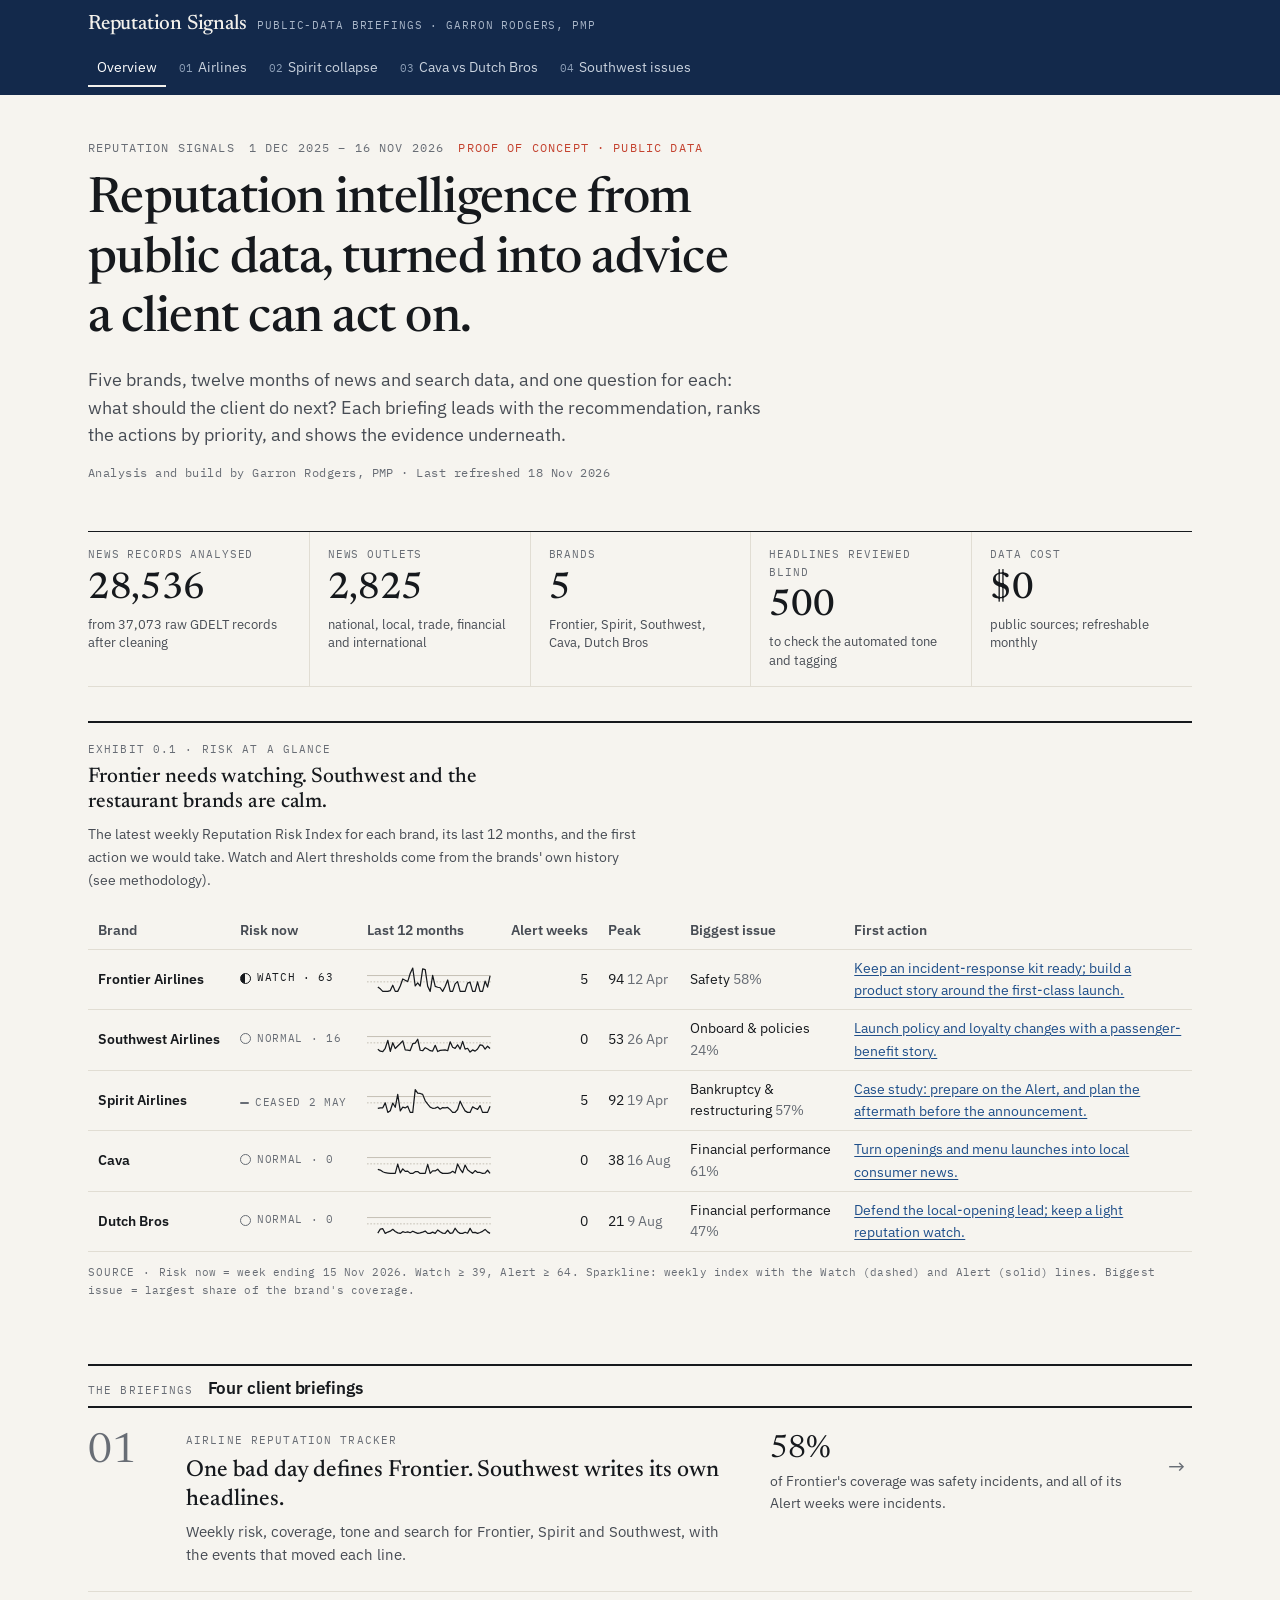
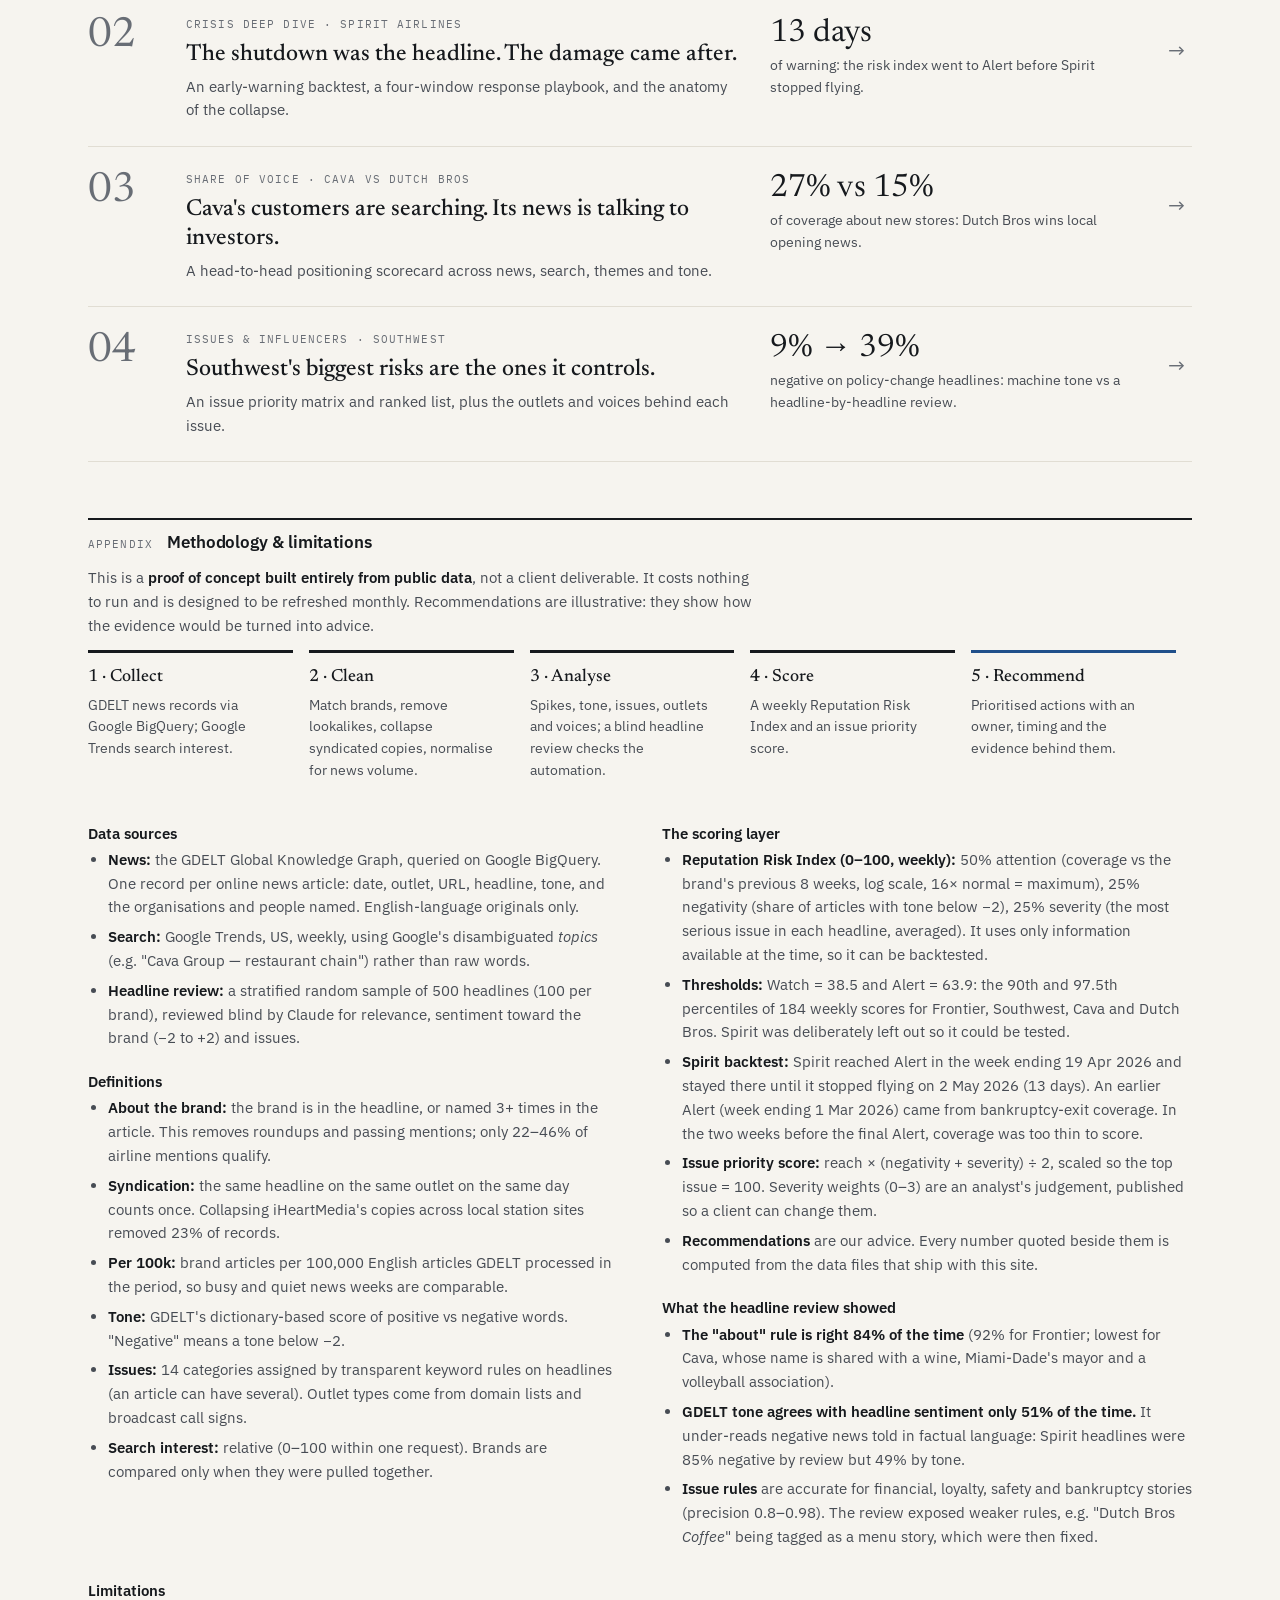
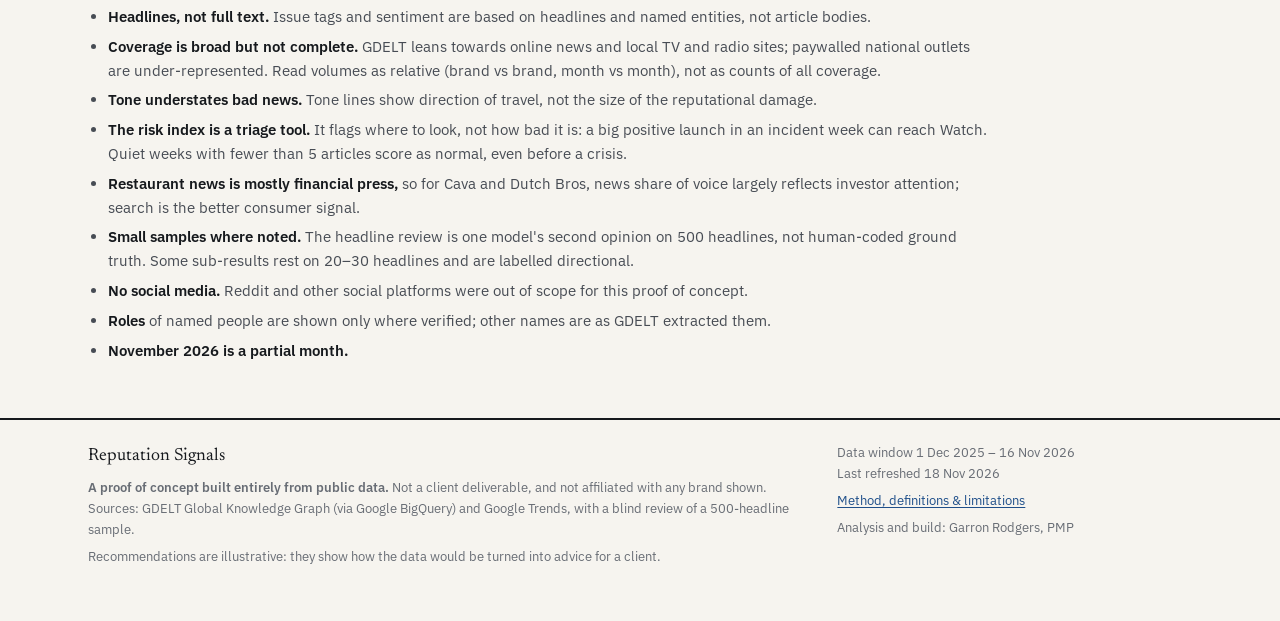
<file: index.html>
<!doctype html>
<html lang="en">
<head>
<meta charset="utf-8">
<meta name="viewport" content="width=device-width, initial-scale=1">
<title>Reputation Analytics Portfolio</title>
<meta name="description" content="Reputation Signals: four briefings built from public data (airline reputation risk, the Spirit Airlines collapse, Cava vs Dutch Bros share of voice, and a Southwest issues map), each ending in prioritised actions.">
<!--HEAD-->
<link rel="preconnect" href="https://fonts.googleapis.com">
<link rel="preconnect" href="https://fonts.gstatic.com" crossorigin>
<link rel="stylesheet" href="https://fonts.googleapis.com/css2?family=IBM+Plex+Mono:wght@400;500&family=IBM+Plex+Sans:wght@400;500;600&family=Newsreader:opsz,wght@6..72,400;6..72,500&display=swap">
<link rel="icon" href="assets/favicon.svg" type="image/svg+xml">
<meta name="theme-color" content="#13294b">
<meta name="robots" content="noindex, nofollow">
<meta property="og:type" content="website">
<meta property="og:site_name" content="Reputation Signals">
<meta property="og:title" content="Reputation Analytics Portfolio · Reputation Signals">
<meta property="og:description" content="Reputation Signals: four briefings built from public data (airline reputation risk, the Spirit Airlines collapse, Cava vs Dutch Bros share of voice, and a Southwest issues map), each ending in prioritised actions.">
<meta property="og:image" content="https://grodgers55.github.io/reputation-signals/assets/og.png">
<link rel="canonical" href="https://grodgers55.github.io/reputation-signals/">
<meta property="og:url" content="https://grodgers55.github.io/reputation-signals/">
<meta name="twitter:card" content="summary_large_image">
<!--/HEAD-->
<link rel="stylesheet" href="assets/style.css">
<style>
  .glance td { vertical-align: middle; }
  .glance td.brand-cell { font-weight: 600; white-space: nowrap; }
  .glance td.act a { font-size: 0.86rem; }
  @media (max-width: 760px) { .glance .hide-sm { display: none; } }
  .briefings { list-style: none; padding: 0; margin: 0; border-top: 2px solid var(--rule); }
  .briefings li { border-bottom: 1px solid var(--grid); }
  .briefings a { display: grid; grid-template-columns: 70px minmax(0, 1.5fr) minmax(0, 1fr) 24px; gap: 8px 28px; padding: 24px 0; color: var(--text-1); text-decoration: none; align-items: start; }
  .briefings a:hover h3 { text-decoration: underline; text-underline-offset: 4px; text-decoration-thickness: 1px; }
  .briefings .no { font-family: var(--serif); font-size: 2.6rem; line-height: 1; color: var(--text-3); }
  .briefings h3 { font-family: var(--serif); font-size: 1.45rem; font-weight: 500; line-height: 1.25; margin: 4px 0 6px; }
  .briefings .what { color: var(--text-2); font-size: 0.92rem; margin: 0; }
  .briefings .stat { font-family: var(--serif); font-size: 2rem; line-height: 1.1; }
  .briefings .stat-note { font-size: 0.85rem; color: var(--text-2); margin-top: 4px; }
  .briefings .go { font-size: 1.3rem; color: var(--text-3); padding-top: 18px; }
  @media (max-width: 760px) { .briefings a { grid-template-columns: 48px minmax(0, 1fr); } .briefings .no { font-size: 1.9rem; } .briefings .go { display: none; } .briefings .side { grid-column: 2; } }
  .method h3 { margin: 22px 0 6px; }
  .method p, .method li { color: var(--text-2); font-size: 0.93rem; }
  .method ul { padding-left: 20px; margin: 0 0 10px; }
  .method li { margin-bottom: 6px; }
  .method strong { color: var(--text-1); }
  .method-grid { display: grid; grid-template-columns: repeat(2, minmax(0, 1fr)); gap: 0 44px; }
  @media (max-width: 860px) { .method-grid { grid-template-columns: 1fr; } }
  .pipeline { display: grid; grid-template-columns: repeat(5, minmax(0, 1fr)); gap: 0; margin: 10px 0 8px; }
  @media (max-width: 860px) { .pipeline { grid-template-columns: repeat(2, minmax(0, 1fr)); } }
  .step { border-top: 3px solid var(--text-1); padding: 10px 16px 12px 0; margin-right: 16px; font-size: 0.85rem; color: var(--text-2); }
  .step:last-child { border-top-color: var(--accent); }
  .step strong { display: block; color: var(--text-1); font-family: var(--serif); font-size: 1.1rem; font-weight: 500; margin-bottom: 4px; }
</style>
</head>
<body>
<header id="site-header"></header>
<main class="wrap">
  <section class="page-head">
    <div class="kicker"><span>Reputation Signals</span><span id="k-window"></span><span class="poc">Proof of concept · public data</span></div>
    <h1>Reputation intelligence from public data, turned into advice a client can act on.</h1>
    <p class="lede">Five brands, twelve months of news and search data, and one question for each: what should the client do next? Each briefing leads with the recommendation, ranks the actions by priority, and shows the evidence underneath.</p>
    <p class="byline">Analysis and build by Garron Rodgers, PMP · Last refreshed <span id="built"></span></p>
  </section>

  <section class="tiles" id="tiles" aria-label="Scale of the analysis"></section>

  <section class="card" aria-labelledby="g-h" style="border-top:2px solid var(--rule)">
    <div class="card-head">
      <div><span class="exhibit-no">Exhibit 0.1 · Risk at a glance</span>
        <h2 id="g-h">Frontier needs watching. Southwest and the restaurant brands are calm.</h2>
        <p class="sub">The latest weekly Reputation Risk Index for each brand, its last 12 months, and the first action we would take. Watch and Alert thresholds come from the brands' own history (see methodology).</p></div>
    </div>
    <div id="glance"></div>
    <p class="source" id="glance-src"></p>
  </section>

  <div class="part"><span class="lbl">The briefings</span><h2>Four client briefings</h2></div>
  <ol class="briefings" id="briefings"></ol>

  <section class="method" id="methodology" aria-labelledby="m-h">
    <div class="part" style="margin-top:56px"><span class="lbl">Appendix</span><h2 id="m-h">Methodology &amp; limitations</h2></div>
    <p style="margin-top:12px;max-width:75ch">This is a <strong>proof of concept built entirely from public data</strong>, not a client deliverable. It costs nothing to run and is designed to be refreshed monthly. Recommendations are illustrative: they show how the evidence would be turned into advice.</p>

    <div class="pipeline" aria-label="How it was built">
      <div class="step"><strong>1 · Collect</strong>GDELT news records via Google BigQuery; Google Trends search interest.</div>
      <div class="step"><strong>2 · Clean</strong>Match brands, remove lookalikes, collapse syndicated copies, normalise for news volume.</div>
      <div class="step"><strong>3 · Analyse</strong>Spikes, tone, issues, outlets and voices; a blind headline review checks the automation.</div>
      <div class="step"><strong>4 · Score</strong>A weekly Reputation Risk Index and an issue priority score.</div>
      <div class="step"><strong>5 · Recommend</strong>Prioritised actions with an owner, timing and the evidence behind them.</div>
    </div>

    <div class="method-grid">
      <div>
        <h3>Data sources</h3>
        <ul>
          <li><strong>News:</strong> the GDELT Global Knowledge Graph, queried on Google BigQuery. One record per online news article: date, outlet, URL, headline, tone, and the organisations and people named. English-language originals only.</li>
          <li><strong>Search:</strong> Google Trends, US, weekly, using Google's disambiguated <em>topics</em> (e.g. "Cava Group — restaurant chain") rather than raw words.</li>
          <li><strong>Headline review:</strong> a stratified random sample of 500 headlines (100 per brand), reviewed blind by Claude for relevance, sentiment toward the brand (−2 to +2) and issues.</li>
        </ul>

        <h3>Definitions</h3>
        <ul>
          <li><strong>About the brand:</strong> the brand is in the headline, or named 3+ times in the article. This removes roundups and passing mentions; only 22–46% of airline mentions qualify.</li>
          <li><strong>Syndication:</strong> the same headline on the same outlet on the same day counts once. Collapsing iHeartMedia's copies across local station sites removed 23% of records.</li>
          <li><strong>Per 100k:</strong> brand articles per 100,000 English articles GDELT processed in the period, so busy and quiet news weeks are comparable.</li>
          <li><strong>Tone:</strong> GDELT's dictionary-based score of positive vs negative words. "Negative" means a tone below −2.</li>
          <li><strong>Issues:</strong> 14 categories assigned by transparent keyword rules on headlines (an article can have several). Outlet types come from domain lists and broadcast call signs.</li>
          <li><strong>Search interest:</strong> relative (0–100 within one request). Brands are compared only when they were pulled together.</li>
        </ul>
      </div>
      <div>
        <h3>The scoring layer</h3>
        <ul>
          <li><strong>Reputation Risk Index (0–100, weekly):</strong> 50% attention (coverage vs the brand's previous 8 weeks, log scale, 16× normal = maximum), 25% negativity (share of articles with tone below −2), 25% severity (the most serious issue in each headline, averaged). It uses only information available at the time, so it can be backtested.</li>
          <li><strong>Thresholds:</strong> <span id="th-text"></span></li>
          <li><strong>Spirit backtest:</strong> <span id="bt-text"></span></li>
          <li><strong>Issue priority score:</strong> reach × (negativity + severity) ÷ 2, scaled so the top issue = 100. Severity weights (0–3) are an analyst's judgement, published so a client can change them.</li>
          <li><strong>Recommendations</strong> are our advice. Every number quoted beside them is computed from the data files that ship with this site.</li>
        </ul>

        <h3>What the headline review showed</h3>
        <ul id="review-list"></ul>
      </div>
    </div>

    <h3>Limitations</h3>
    <ul style="max-width:90ch">
      <li><strong>Headlines, not full text.</strong> Issue tags and sentiment are based on headlines and named entities, not article bodies.</li>
      <li><strong>Coverage is broad but not complete.</strong> GDELT leans towards online news and local TV and radio sites; paywalled national outlets are under-represented. Read volumes as relative (brand vs brand, month vs month), not as counts of all coverage.</li>
      <li><strong>Tone understates bad news.</strong> Tone lines show direction of travel, not the size of the reputational damage.</li>
      <li><strong>The risk index is a triage tool.</strong> It flags where to look, not how bad it is: a big positive launch in an incident week can reach Watch. Quiet weeks with fewer than 5 articles score as normal, even before a crisis.</li>
      <li><strong>Restaurant news is mostly financial press,</strong> so for Cava and Dutch Bros, news share of voice largely reflects investor attention; search is the better consumer signal.</li>
      <li><strong>Small samples where noted.</strong> The headline review is one model's second opinion on 500 headlines, not human-coded ground truth. Some sub-results rest on 20–30 headlines and are labelled directional.</li>
      <li><strong>No social media.</strong> Reddit and other social platforms were out of scope for this proof of concept.</li>
      <li><strong>Roles</strong> of named people are shown only where verified; other names are as GDELT extracted them.</li>
      <li><strong>November 2026 is a partial month.</strong></li>
    </ul>
  </section>
</main>
<footer id="site-footer"></footer>

<script src="data/meta.js"></script>
<script src="data/risk.js"></script>
<script src="data/tracker.js"></script>
<script src="data/sov.js"></script>
<script src="assets/common.js"></script>
<script>
(function () {
  const M = window.META, R = window.RISK, TH = R.meta.thresholds, $ = id => document.getElementById(id);
  const ISSUE_MIX = Object.assign({}, window.TRACKER.issue_mix, window.SOV.issue_mix);
  // No brand colours here: the airline and restaurant pages reuse the same palette slots, so colour would mislead
  const BRANDS = [
    { id: "frontier", name: "Frontier Airlines", color: "s2", href: "tracker.html", action: "Keep an incident-response kit ready; build a product story around the first-class launch." },
    { id: "southwest", name: "Southwest Airlines", color: "s1", href: "issues.html", action: "Launch policy and loyalty changes with a passenger-benefit story." },
    { id: "spirit", name: "Spirit Airlines", color: "s3", href: "crisis.html", action: "Case study: prepare on the Alert, and plan the aftermath before the announcement.", ceased: true },
    { id: "cava", name: "Cava", color: "s1", href: "share-of-voice.html", action: "Turn openings and menu launches into local consumer news." },
    { id: "dutch_bros", name: "Dutch Bros", color: "s2", href: "share-of-voice.html", action: "Defend the local-opening lead; keep a light reputation watch." },
  ];
  const short = s => s.replace(" & stock", "").replace(" & incidents", "").replace(", routes & growth", " & growth").replace(" experience & policies", " & policies");

  function glance() {
    Dash.table($("glance"), ["Brand", "Risk now", "Last 12 months", "Alert weeks", "Peak", "Biggest issue", "First action"],
      BRANDS.map(b => {
        const rb = R.brands[b.id], latest = rb.latest, lvl = Dash.riskLevel(latest.rri, TH);
        const now = b.ceased ? Dash.chip("ceased", "Ceased 2 May") : Dash.chip(lvl, `${lvl} · ${Math.round(latest.rri)}`);
        const top = ISSUE_MIX[b.id][0];
        return [b.name, now,
          Dash.sparkline(rb.weekly.map(r => r.rri), TH, Dash.tok("text-1")),
          rb.weeks_alert, `<span style="white-space:nowrap">${Math.round(rb.peak.rri)} <span class="muted small">${Dash.fmtDay(rb.peak.week)}</span></span>`,
          `${Dash.esc(short(top.issue))} <span class="muted small">${Dash.fmtPct(top.share)}</span>`,
          `<a href="${b.href}">${Dash.esc(b.action)}</a>`];
      }), [3]);
    $("glance").querySelector("table").classList.add("glance");
    $("glance").querySelectorAll("tbody tr").forEach(tr => { tr.children[0].classList.add("brand-cell"); tr.children[2].classList.add("hide-sm"); tr.children[4].classList.add("hide-sm"); tr.children[6].classList.add("act"); });
    $("glance").querySelectorAll("thead th").forEach((th, i) => { if (i === 2 || i === 4) th.classList.add("hide-sm"); });
    $("glance-src").textContent = `Risk now = week ending ${Dash.fmtDate(R.brands.frontier.latest.week)}. Watch ≥ ${Math.round(TH.watch)}, Alert ≥ ${Math.round(TH.alert)}. Sparkline: weekly index with the Watch (dashed) and Alert (solid) lines. Biggest issue = largest share of the brand's coverage.`;
  }

  function briefings() {
    const BT = R.backtest;
    const items = [
      { no: "01", href: "tracker.html", kicker: "Airline reputation tracker", title: "One bad day defines Frontier. Southwest writes its own headlines.",
        what: "Weekly risk, coverage, tone and search for Frontier, Spirit and Southwest, with the events that moved each line.",
        stat: "58%", note: "of Frontier's coverage was safety incidents, and all of its Alert weeks were incidents." },
      { no: "02", href: "crisis.html", kicker: "Crisis deep dive · Spirit Airlines", title: "The shutdown was the headline. The damage came after.",
        what: "An early-warning backtest, a four-window response playbook, and the anatomy of the collapse.",
        stat: `${BT.lead_days_final_run} days`, note: "of warning: the risk index went to Alert before Spirit stopped flying." },
      { no: "03", href: "share-of-voice.html", kicker: "Share of voice · Cava vs Dutch Bros", title: "Cava's customers are searching. Its news is talking to investors.",
        what: "A head-to-head positioning scorecard across news, search, themes and tone.",
        stat: "27% vs 15%", note: "of coverage about new stores: Dutch Bros wins local opening news." },
      { no: "04", href: "issues.html", kicker: "Issues & influencers · Southwest", title: "Southwest's biggest risks are the ones it controls.",
        what: "An issue priority matrix and ranked list, plus the outlets and voices behind each issue.",
        stat: "9% → 39%", note: "negative on policy-change headlines: machine tone vs a headline-by-headline review." },
    ];
    $("briefings").innerHTML = items.map(i => `<li><a href="${i.href}">
      <span class="no">${i.no}</span>
      <div><span class="lbl">${Dash.esc(i.kicker)}</span><h3>${Dash.esc(i.title)}</h3><p class="what">${Dash.esc(i.what)}</p></div>
      <div class="side"><div class="stat">${i.stat}</div><div class="stat-note">${Dash.esc(i.note)}</div></div>
      <span class="go" aria-hidden="true">→</span></a></li>`).join("");
  }

  function render() {
    $("k-window").textContent = `${Dash.fmtDate(M.window[0])} – ${Dash.fmtDate(M.window[1])}`;
    $("built").textContent = Dash.fmtDate(M.built);
    $("tiles").innerHTML = [
      [Dash.fmtInt(M.records_clean), "news records analysed", `from ${Dash.fmtInt(M.records_raw)} raw GDELT records after cleaning`],
      [Dash.fmtInt(M.outlets), "news outlets", "national, local, trade, financial and international"],
      ["5", "brands", "Frontier, Spirit, Southwest, Cava, Dutch Bros"],
      [Dash.fmtInt(M.review_n), "headlines reviewed blind", "to check the automated tone and tagging"],
      ["$0", "data cost", "public sources; refreshable monthly"],
    ].map(([v, l, n]) => `<div class="tile"><div class="label">${l}</div><div class="value">${v}</div><div class="note">${n}</div></div>`).join("");
    glance();
    briefings();
    $("th-text").textContent = `Watch = ${TH.watch} and Alert = ${TH.alert}: the 90th and 97.5th percentiles of ${TH.brand_weeks} weekly scores for Frontier, Southwest, Cava and Dutch Bros. Spirit was deliberately left out so it could be tested.`;
    const BT = R.backtest;
    $("bt-text").textContent = `Spirit reached Alert in the week ending ${Dash.fmtDate(BT.final_alert_run_start)} and stayed there until it stopped flying on ${Dash.fmtDate(BT.shutdown)} (${BT.lead_days_final_run} days). An earlier Alert (week ending ${Dash.fmtDate(BT.first_alert_week)}) came from bankruptcy-exit coverage. In the two weeks before the final Alert, coverage was too thin to score.`;
    $("review-list").innerHTML = [
      `<li><strong>The "about" rule is right ${Dash.fmtPct(M.about_precision)} of the time</strong> (92% for Frontier; lowest for Cava, whose name is shared with a wine, Miami-Dade's mayor and a volleyball association).</li>`,
      `<li><strong>GDELT tone agrees with headline sentiment only ${Dash.fmtPct(M.agreement)} of the time.</strong> It under-reads negative news told in factual language: Spirit headlines were 85% negative by review but 49% by tone.</li>`,
      `<li><strong>Issue rules</strong> are accurate for financial, loyalty, safety and bankruptcy stories (precision 0.8–0.98). The review exposed weaker rules, e.g. "Dutch Bros <em>Coffee</em>" being tagged as a menu story, which were then fixed.</li>`,
    ].join("");
  }
  Dash.start(render);
})();
</script>
</body>
</html>
</file>
<file: assets/style.css>
/* Reputation Signals — shared styles
   Design idea: an analyst briefing, not a dashboard. Paper background, serif
   headlines, numbered exhibits with action titles, hairline rules instead of
   boxes, and every page leading with the recommendation.

   Type: Newsreader (headlines, big numbers) · IBM Plex Sans (body, charts)
         · IBM Plex Mono (exhibit labels, sources).
   Colour: series palette validated for colour-blind separation and contrast
   (dataviz validator) in light AND dark mode; dark is selected, not inverted.
   Charts read these variables at render time via Dash.tok(). */

:root {
  color-scheme: light;
  --page: #f6f4ef;
  --surface: #fbfaf7;
  --surface-2: #ece9e1;
  --text-1: #16191d;
  --text-2: #474c54;
  --text-3: #686d75;
  --rule: #16191d;            /* strong rules (section tops) */
  --grid: #e1ddd3;
  --axis: #bbb6a9;
  --border: rgba(22, 25, 29, 0.12);
  --accent: #1f4f8a;          /* brand ink: links, active states */
  --accent-ink: #1f4f8a;
  --brand: #13294b;           /* masthead band */
  --s1: #2f5f9e;              /* categorical slot 1 (blue)  */
  --s2: #c9741f;              /* categorical slot 2 (ochre) */
  --s3: #26937f;              /* categorical slot 3 (teal)  */
  --muted-series: #a9a59b;
  --neg: #c4422f;             /* diverging negative pole (brick) */
  --pos: #2f5f9e;             /* diverging positive pole (blue)  */
  --mid: #d3cec3;             /* diverging neutral midpoint      */
  --band: rgba(47, 95, 158, 0.07);
  --callout: #ebe7dd;
  --callout-border: #1f4f8a;
  --alert-bg: #f6e3de;
  --radius: 4px;
  --font: "IBM Plex Sans", system-ui, -apple-system, "Segoe UI", Roboto, sans-serif;
  --serif: "Newsreader", "Iowan Old Style", Georgia, serif;
  --mono: "IBM Plex Mono", ui-monospace, "SF Mono", Menlo, monospace;
}
@media (prefers-color-scheme: dark) {
  :root:not([data-theme="light"]) {
    color-scheme: dark;
    --page: #121418; --surface: #1a1d22; --surface-2: #252930;
    --text-1: #eceae4; --text-2: #b9bcc2; --text-3: #9195a0;
    --rule: #eceae4; --grid: #2a2e35; --axis: #434852; --border: rgba(255, 255, 255, 0.12);
    --accent: #8fb3e6; --accent-ink: #9dbdea; --brand: #0b1626;
    --s1: #5b8bd0; --s2: #c97a2e; --s3: #2f9a84; --muted-series: #6c7079;
    --neg: #e0604c; --pos: #5b8bd0; --mid: #4a4e55;
    --band: rgba(91, 139, 208, 0.12); --callout: #1d2128; --callout-border: #8fb3e6; --alert-bg: #3a2420;
  }
}
:root[data-theme="dark"] {
  color-scheme: dark;
  --page: #121418; --surface: #1a1d22; --surface-2: #252930;
  --text-1: #eceae4; --text-2: #b9bcc2; --text-3: #9195a0;
  --rule: #eceae4; --grid: #2a2e35; --axis: #434852; --border: rgba(255, 255, 255, 0.12);
  --accent: #8fb3e6; --accent-ink: #9dbdea; --brand: #0b1626;
  --s1: #5b8bd0; --s2: #c97a2e; --s3: #2f9a84; --muted-series: #6c7079;
  --neg: #e0604c; --pos: #5b8bd0; --mid: #4a4e55;
  --band: rgba(91, 139, 208, 0.12); --callout: #1d2128; --callout-border: #8fb3e6; --alert-bg: #3a2420;
}

* { box-sizing: border-box; }
html { -webkit-text-size-adjust: 100%; }
body {
  margin: 0; background: var(--page); color: var(--text-1);
  font-family: var(--font); font-size: 16px; line-height: 1.6;
  -webkit-font-smoothing: antialiased;
}
a { color: var(--accent-ink); text-underline-offset: 2px; text-decoration-thickness: 1px; }
a:hover { text-decoration-thickness: 2px; }
h1, h2, h3 { line-height: 1.2; margin: 0; }
h1 { font-family: var(--serif); font-size: clamp(2rem, 5vw, 3.1rem); font-weight: 500; letter-spacing: -0.015em; max-width: 22ch; }
h2 { font-family: var(--serif); font-size: 1.45rem; font-weight: 500; letter-spacing: -0.005em; }
h3 { font-size: 0.95rem; font-weight: 600; }
p { margin: 0 0 0.8em; }
strong { font-weight: 600; }

.wrap { max-width: 1160px; margin: 0 auto; padding: 0 16px; }
@media (min-width: 700px) { .wrap { padding: 0 28px; } }

/* ---------- masthead ---------- */
.site-header { background: var(--brand); color: #f3f1ec; }
.site-header .wrap { display: flex; align-items: center; justify-content: space-between; gap: 10px 20px; min-height: 58px; flex-wrap: wrap; padding-top: 8px; padding-bottom: 8px; }
.brand { color: #f3f1ec; text-decoration: none; display: flex; align-items: baseline; gap: 10px; flex-wrap: wrap; }
.brand .mark { font-family: var(--serif); font-size: 1.3rem; font-weight: 500; letter-spacing: -0.01em; }
.brand .by { font-family: var(--mono); font-size: 0.68rem; letter-spacing: 0.08em; text-transform: uppercase; color: #a9b6c8; }
.nav { display: flex; gap: 2px 4px; flex-wrap: wrap; }
.nav a { color: #c9d2de; text-decoration: none; font-size: 0.85rem; padding: 6px 9px; border-bottom: 2px solid transparent; }
.nav a:hover { color: #fff; }
.nav a[aria-current="page"] { color: #fff; border-bottom-color: #f3f1ec; }
.nav a .n { font-family: var(--mono); font-size: 0.7rem; color: #8ea0b8; margin-right: 5px; }

/* ---------- page head ---------- */
.page-head { padding: 44px 0 10px; }
.kicker, .eyebrow {
  font-family: var(--mono); font-size: 0.72rem; letter-spacing: 0.1em; text-transform: uppercase;
  color: var(--text-3); display: flex; gap: 6px 14px; flex-wrap: wrap; margin-bottom: 14px;
}
.kicker .poc, .badge.poc { color: var(--neg); }
.badge { font: inherit; padding: 0; border: 0; background: none; color: inherit; }
.lede { color: var(--text-2); font-size: 1.12rem; max-width: 62ch; margin-top: 16px; line-height: 1.55; }
.byline { font-family: var(--mono); font-size: 0.72rem; color: var(--text-3); letter-spacing: 0.04em; margin-top: 14px; }
.page-tools { display: flex; gap: 16px; flex-wrap: wrap; align-items: center; margin-top: 14px; }

/* ---------- the brief: finding / implication / recommendation ---------- */
.brief { margin: 28px 0 8px; border-top: 2px solid var(--rule); padding-top: 16px; }
.brief-grid { display: grid; grid-template-columns: repeat(3, minmax(0, 1fr)); gap: 28px; }
@media (max-width: 860px) { .brief-grid { grid-template-columns: 1fr; gap: 18px; } }
.brief-grid > div { min-width: 0; }
.brief .lbl, .exhibit-no, .lbl {
  font-family: var(--mono); font-size: 0.7rem; letter-spacing: 0.1em; text-transform: uppercase; color: var(--text-3); display: block; margin-bottom: 6px;
}
.brief p { font-size: 0.98rem; color: var(--text-1); margin-bottom: 0.6em; }
.brief .big { font-family: var(--serif); font-size: 1.28rem; line-height: 1.35; }
.brief .rec { border-left: 3px solid var(--accent); padding-left: 14px; }

/* the old "So what?" box, kept for any page not yet converted */
.sowhat { margin: 28px 0; border-top: 2px solid var(--rule); padding-top: 14px; }
.sowhat h2 { font-family: var(--mono); font-size: 0.7rem; letter-spacing: 0.1em; text-transform: uppercase; color: var(--text-3); margin-bottom: 8px; font-weight: 400; }

/* ---------- priority actions table ---------- */
.actions { margin: 26px 0 8px; }
.actions table { font-size: 0.9rem; }
.actions th { font-family: var(--mono); font-size: 0.68rem; letter-spacing: 0.08em; text-transform: uppercase; font-weight: 400; color: var(--text-3); border-bottom: 1px solid var(--rule); }
.actions td { padding: 12px 10px; border-bottom: 1px solid var(--grid); }
.actions td.act strong { display: block; font-weight: 600; margin-bottom: 2px; }
.actions td.ev { color: var(--text-2); font-size: 0.85rem; }
.actions td.when, .actions td.owner { white-space: nowrap; font-size: 0.85rem; color: var(--text-2); }
@media (max-width: 760px) {
  .actions thead { display: none; }
  .actions table, .actions tbody { display: block; }
  .actions tr { display: block; padding: 14px 0; border-bottom: 1px solid var(--grid); }
  .actions td, .actions td.act, .actions td.ev { display: block; border: 0; padding: 0 0 6px; width: auto; }
  .actions td.pri { padding-bottom: 6px; }
  .actions td.when, .actions td.owner { white-space: normal; }
  .actions td.when::before { content: "When: "; color: var(--text-3); }
  .actions td.owner::before { content: "Owner: "; color: var(--text-3); }
}

/* priority / risk chips: always text + shape, never colour alone */
.chip { display: inline-flex; align-items: center; gap: 6px; font-family: var(--mono); font-size: 0.7rem; letter-spacing: 0.06em; text-transform: uppercase; white-space: nowrap; color: var(--text-2); }
.chip::before { content: ""; width: 9px; height: 9px; border-radius: 50%; border: 1.5px solid currentColor; display: inline-block; }
.chip.high, .chip.alert { color: var(--neg); }
.chip.high::before, .chip.alert::before { background: currentColor; }
.chip.medium, .chip.watch { color: var(--text-1); }
.chip.medium::before, .chip.watch::before { background: linear-gradient(90deg, currentColor 50%, transparent 50%); }
.chip.low, .chip.normal { color: var(--text-3); }
.chip.ceased { color: var(--text-3); }
.chip.ceased::before { border-radius: 1px; background: currentColor; height: 2px; border: 0; }

/* ---------- key figures (no boxes; ruled columns) ---------- */
.tiles { display: grid; grid-template-columns: repeat(auto-fit, minmax(190px, 1fr)); margin: 30px 0 34px; border-top: 1px solid var(--rule); border-bottom: 1px solid var(--grid); }
.tile { padding: 14px 18px 16px 0; min-width: 0; }
.tile + .tile { padding-left: 18px; border-left: 1px solid var(--grid); }
.tile .label { font-family: var(--mono); font-size: 0.68rem; letter-spacing: 0.08em; text-transform: uppercase; color: var(--text-3); }
.tile .value { font-family: var(--serif); font-size: 2.3rem; font-weight: 500; line-height: 1.1; margin-top: 6px; font-variant-numeric: lining-nums tabular-nums; letter-spacing: -0.01em; }
.tile .note { font-size: 0.82rem; color: var(--text-2); margin-top: 6px; line-height: 1.4; }
@media (max-width: 600px) {
  .tiles { grid-template-columns: 1fr 1fr; }
  .tile, .tile + .tile { padding: 12px 12px 14px 0; border-left: 0; }
  .tile:nth-child(even) { padding-left: 12px; border-left: 1px solid var(--grid); }
  .tile:nth-child(n+3) { border-top: 1px solid var(--grid); }
  .tile .value { font-size: 1.8rem; }
}
.key { display: inline-block; width: 10px; height: 10px; border-radius: 50%; margin-right: 6px; vertical-align: 0; }

/* ---------- exhibits (was: cards) ---------- */
.part { margin: 48px 0 6px; display: flex; align-items: baseline; gap: 14px; border-top: 2px solid var(--rule); padding-top: 12px; }
.part .lbl { margin: 0; }
.part h2 { font-size: 1.05rem; font-family: var(--font); font-weight: 600; }
.grid-2 { display: grid; grid-template-columns: repeat(2, minmax(0, 1fr)); gap: 0 44px; }
@media (max-width: 860px) { .grid-2 { grid-template-columns: 1fr; } }
.card { border-top: 1px solid var(--grid); padding: 18px 0 8px; margin-bottom: 30px; min-width: 0; }
.card-head { display: flex; justify-content: space-between; gap: 6px 16px; align-items: flex-start; flex-wrap: wrap; margin-bottom: 2px; }
.card-head > div { min-width: 0; flex: 1 1 340px; }
.card h2 { font-size: 1.32rem; max-width: 40ch; }
.card .sub { color: var(--text-2); font-size: 0.9rem; margin: 6px 0 12px; max-width: 70ch; }
.chart { position: relative; width: 100%; height: 320px; }
.chart.tall { height: 390px; }
.chart.short { height: 230px; }
@media (max-width: 600px) { .chart { height: 260px; } .chart.tall { height: 310px; } }
.source { font-family: var(--mono); font-size: 0.7rem; line-height: 1.55; color: var(--text-3); margin-top: 12px; letter-spacing: 0.01em; }
.source::before { content: "Source · "; text-transform: uppercase; letter-spacing: 0.08em; }
.source.note::before { content: "Note · "; }

.legend { display: flex; flex-wrap: wrap; gap: 6px 18px; font-size: 0.85rem; color: var(--text-2); margin: 2px 0 10px; }
.legend span { display: inline-flex; align-items: center; }
.legend i { display: inline-block; width: 16px; height: 2px; margin-right: 7px; }
.legend i.dot { width: 9px; height: 9px; border-radius: 50%; }
.legend i.sq { width: 10px; height: 10px; border-radius: 2px; }
.legend i.dash { height: 0; border-top: 2px dashed currentColor; background: none !important; }

/* ---------- controls ---------- */
.controls { display: flex; flex-wrap: wrap; gap: 8px 10px; align-items: center; margin: 4px 0 18px; padding: 10px 0; position: sticky; top: 0; z-index: 5; background: var(--page); border-bottom: 1px solid var(--grid); }
.controls .label { font-family: var(--mono); font-size: 0.68rem; letter-spacing: 0.08em; text-transform: uppercase; color: var(--text-3); margin-right: 2px; }
.seg { display: inline-flex; border: 1px solid var(--text-1); border-radius: 2px; overflow: hidden; }
.seg button {
  font: inherit; font-size: 0.82rem; border: 0; background: transparent; color: var(--text-1);
  padding: 5px 12px; cursor: pointer; min-height: 32px;
}
.seg button + button { border-left: 1px solid var(--text-1); }
.seg button:hover { background: var(--surface-2); }
.seg button[aria-pressed="true"] { background: var(--text-1); color: var(--page); }
.seg button:focus-visible, .link-btn:focus-visible, .issue-row:focus-visible, .btn:focus-visible { outline: 2px solid var(--accent); outline-offset: 2px; }
.link-btn {
  font-family: var(--mono); font-size: 0.7rem; letter-spacing: 0.06em; text-transform: uppercase; color: var(--accent-ink);
  background: none; border: 0; padding: 4px 0; cursor: pointer; text-decoration: underline; text-underline-offset: 3px;
}
.btn { font: inherit; font-size: 0.85rem; padding: 7px 14px; border: 1px solid var(--text-1); background: var(--text-1); color: var(--page); cursor: pointer; border-radius: 2px; text-decoration: none; display: inline-block; }
.btn.ghost { background: transparent; color: var(--text-1); }

/* response playbook timeline */
.playbook { list-style: none; padding: 0; margin: 14px 0 0; display: grid; grid-template-columns: repeat(4, minmax(0, 1fr)); gap: 0; counter-reset: pb; }
@media (max-width: 960px) { .playbook { grid-template-columns: repeat(2, minmax(0, 1fr)); } }
@media (max-width: 560px) { .playbook { grid-template-columns: 1fr; } }
.playbook li { border-top: 3px solid var(--text-1); padding: 12px 18px 14px 0; margin-right: 18px; min-width: 0; }
.playbook li:nth-child(4) { border-top-color: var(--neg); }
.pb-when { font-family: var(--mono); font-size: 0.7rem; letter-spacing: 0.08em; text-transform: uppercase; color: var(--text-3); }
.pb-title { font-family: var(--serif); font-size: 1.25rem; margin: 4px 0 2px; display: flex; align-items: baseline; gap: 8px; }
.pb-n { font-family: var(--mono); font-size: 0.72rem; color: var(--text-3); }
.pb-job { font-weight: 600; font-size: 0.9rem; margin-bottom: 10px; }
.playbook p { font-size: 0.86rem; color: var(--text-2); margin-bottom: 10px; }
.playbook p .lbl { margin-bottom: 2px; }

/* small multiples */
.multiples { display: grid; gap: 4px; }
.panel-head { display: flex; justify-content: space-between; gap: 10px; font-size: 0.86rem; font-weight: 600; margin-top: 6px; flex-wrap: wrap; }
@media (min-width: 761px) { .actions td.act { width: 34%; } .actions td.ev { width: 36%; } }

/* ---------- tables ---------- */
.table-wrap { overflow-x: auto; margin-top: 10px; }
table { border-collapse: collapse; width: 100%; font-size: 0.85rem; }
th, td { text-align: left; padding: 7px 10px; border-bottom: 1px solid var(--grid); vertical-align: top; }
th { color: var(--text-2); font-weight: 600; white-space: nowrap; }
td.num, th.num { text-align: right; font-variant-numeric: tabular-nums; white-space: nowrap; }
.data-table[hidden] { display: none; }

/* ---------- event key ---------- */
.events { list-style: none; padding: 0; margin: 8px 0 0; display: grid; grid-template-columns: repeat(auto-fill, minmax(300px, 1fr)); gap: 12px 28px; }
.events li { display: grid; grid-template-columns: 26px 1fr; gap: 10px; align-items: start; font-size: 0.86rem; line-height: 1.45; }
.events .num {
  width: 22px; height: 22px; border-radius: 50%; border: 1px solid var(--text-1);
  display: inline-flex; align-items: center; justify-content: center; font-family: var(--mono); font-size: 0.7rem; color: var(--text-1);
}
.events .when { color: var(--text-3); font-size: 0.78rem; }
.events .src { color: var(--text-3); font-size: 0.78rem; margin-top: 2px; }

/* ---------- lists ---------- */
.plain { list-style: none; padding: 0; margin: 0; }
.plain li { padding: 8px 0; border-bottom: 1px solid var(--grid); font-size: 0.88rem; position: relative; padding-right: 76px; }
.plain li:last-child { border-bottom: 0; }
.role { color: var(--text-3); font-size: 0.8rem; }
.count { color: var(--text-2); font-variant-numeric: tabular-nums; position: absolute; right: 0; top: 8px; text-align: right; }
.plain.kv li { padding-right: 0; display: flex; justify-content: space-between; gap: 12px; flex-wrap: wrap; }
.plain.kv .count { position: static; }

/* ---------- HTML bars ---------- */
.hbar { height: 6px; background: var(--surface-2); overflow: hidden; }
.hbar > span { display: block; height: 100%; background: var(--s1); }
.mix { display: flex; height: 12px; overflow: hidden; gap: 2px; background: var(--page); }
.mix span { display: block; height: 100%; }

/* ---------- side notes (analyst margin notes) ---------- */
.with-note { display: grid; grid-template-columns: minmax(0, 1fr); gap: 0 36px; }
@media (min-width: 1100px) { .with-note { grid-template-columns: minmax(0, 1fr) 250px; } }
.margin-note { font-size: 0.84rem; color: var(--text-2); border-top: 1px solid var(--grid); padding-top: 18px; line-height: 1.5; }
.margin-note .lbl { color: var(--accent-ink); }
.margin-note p { margin-bottom: 0.7em; }

/* ---------- footer ---------- */
.site-footer { border-top: 2px solid var(--rule); margin-top: 56px; padding: 22px 0 48px; color: var(--text-3); font-size: 0.82rem; }
.site-footer .wrap { display: grid; grid-template-columns: minmax(0, 2fr) minmax(0, 1fr); gap: 12px 40px; }
@media (max-width: 760px) { .site-footer .wrap { grid-template-columns: 1fr; } }
.site-footer p { margin: 0 0 6px; }
.site-footer .mark { font-family: var(--serif); font-size: 1.1rem; color: var(--text-1); }

.muted { color: var(--text-3); }
.small { font-size: 0.85rem; }
.mt-0 { margin-top: 0; }
.section-title { margin: 28px 0 12px; }
.print-only { display: none; }

/* ---------- print: each page becomes a one-page client brief ---------- */
@media print {
  @page { size: letter; margin: 0.55in 0.6in; }
  :root { --page: #fff; --surface: #fff; }
  html { font-size: 11px; }
  body { font-size: 11px; background: #fff; }
  /* the brief = head, summary, key numbers, action plan; the exhibits stay on screen */
  main > .part, main > .with-note, main > .card, main > .grid-2, main > .controls { display: none !important; }
  .tiles { grid-template-columns: repeat(auto-fit, minmax(110px, 1fr)) !important; }
  .tile:nth-child(n) { border-top: 0; }
  /* the page is ~700px wide on paper: keep the action plan as a real table */
  .actions table { display: table !important; } .actions thead { display: table-header-group !important; }
  .actions tbody { display: table-row-group !important; } .actions tr { display: table-row !important; }
  .actions td { display: table-cell !important; border-bottom: 1px solid var(--grid) !important; }
  .actions td.when::before, .actions td.owner::before { content: none !important; }
  .actions td.act { width: 32%; } .actions td.ev { width: 36%; }
  .tile, .tile + .tile { padding: 8px 10px 10px 0; }
  .tile + .tile { padding-left: 10px; border-left: 1px solid var(--grid); }
  .actions td { padding: 6px 8px; }
  .actions .detail { display: none; }
  .tile .note { font-size: 9.5px; }
  .site-header { background: none; color: #000; border-bottom: 2px solid #000; }
  .site-header .nav, .controls, .link-btn, .page-tools, .no-print, .deep, .data-table, .margin-note { display: none !important; }
  .with-note { grid-template-columns: 1fr; }
  .brand, .brand .by { color: #000; }
  .print-only { display: block; }
  .page-head { padding-top: 12px; }
  h1 { font-size: 26px; max-width: none; }
  .page-head { padding-bottom: 0; }
  .brief { margin-top: 14px; }
  .lede { display: none; }
  .brief-grid { grid-template-columns: repeat(3, 1fr); gap: 16px; }
  .brief .big { font-size: 14px; }
  .brief p { font-size: 11px; }
  .tiles { margin: 12px 0; }
  .tile .value { font-size: 20px; }
  .card, .brief, .actions tr { break-inside: avoid; }
  .actions .part { margin-top: 10px !important; }
  .site-footer { font-size: 9px; }
  .chart { height: 210px !important; }
  .site-footer { display: none; }
  main::after { content: "Reputation Signals · proof of concept built from public data (GDELT via Google BigQuery, Google Trends). Recommendations are illustrative. Full exhibits, method and limitations in the online version · Garron Rodgers, PMP";
    display: block; font-family: var(--mono); font-size: 8px; color: #555; border-top: 1px solid #000; padding-top: 6px; margin-top: 10px; }
  a { color: #000; text-decoration: none; }
}
</file>
